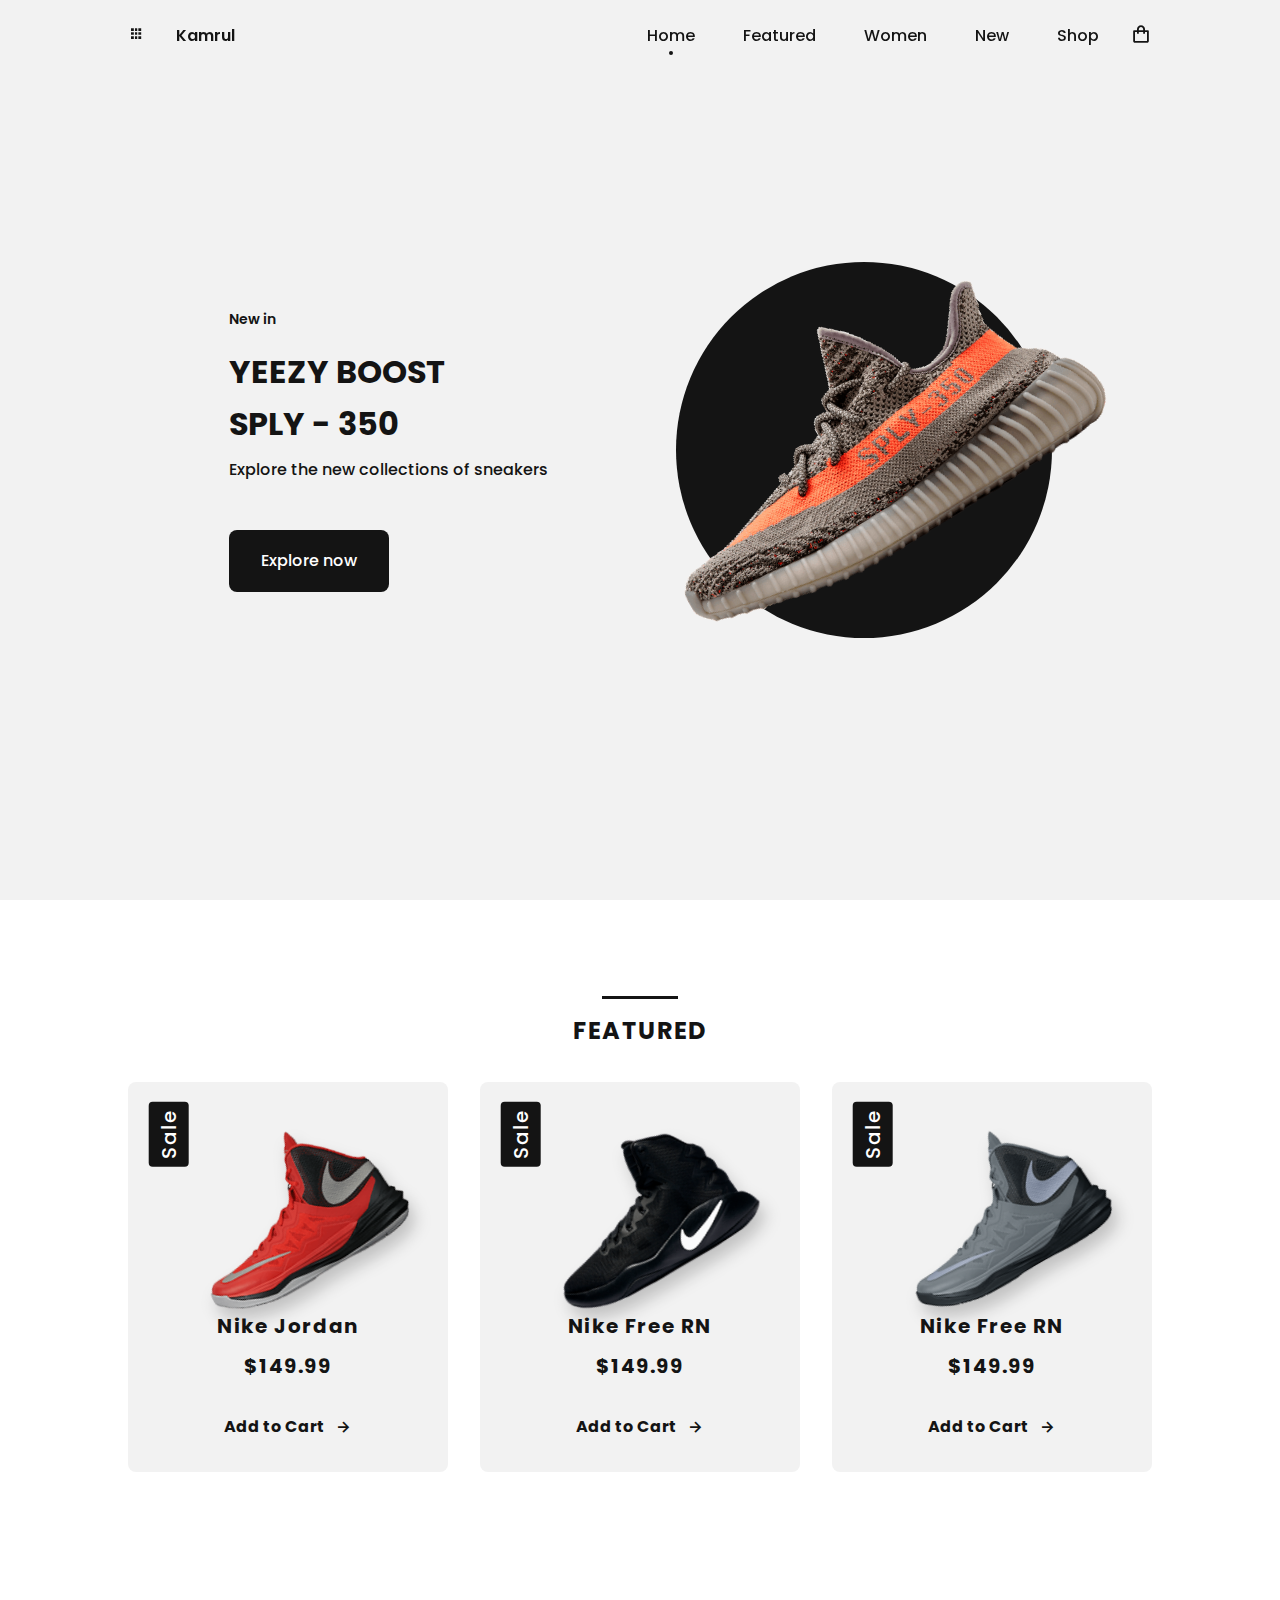
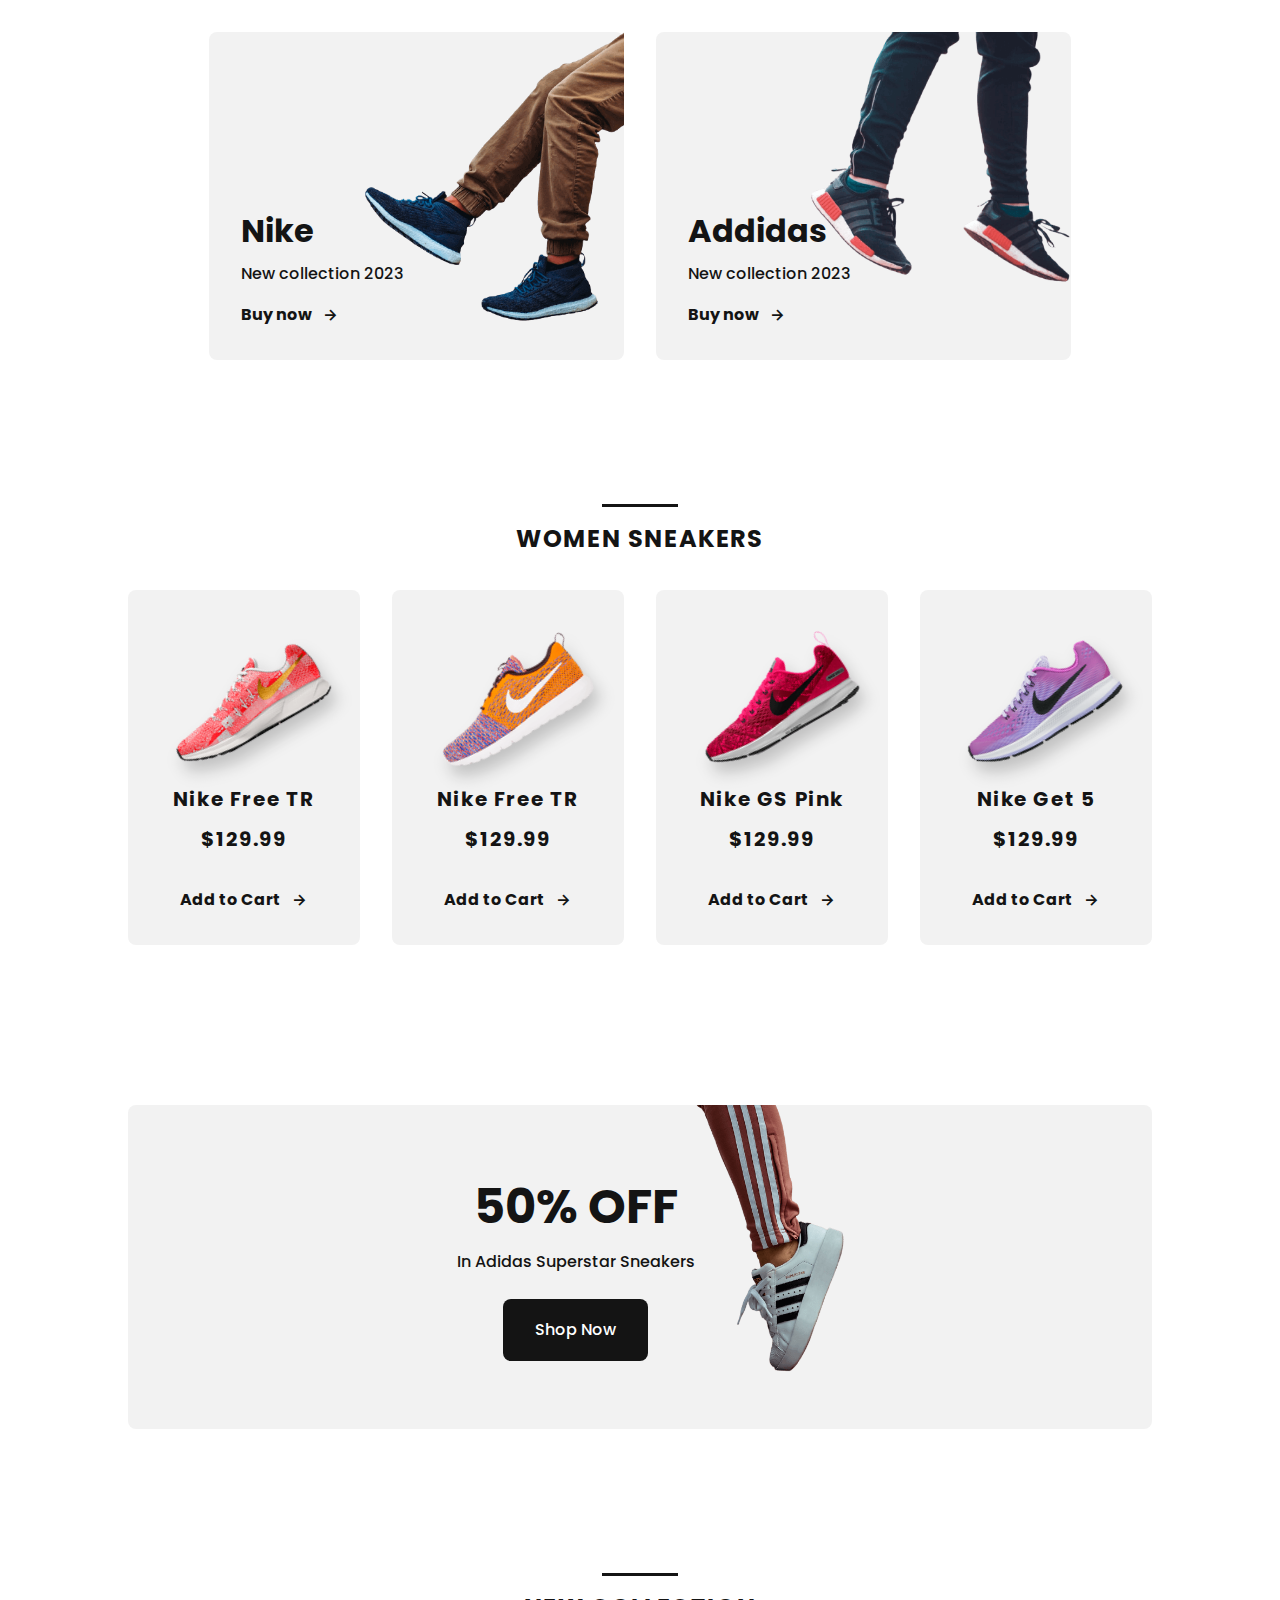
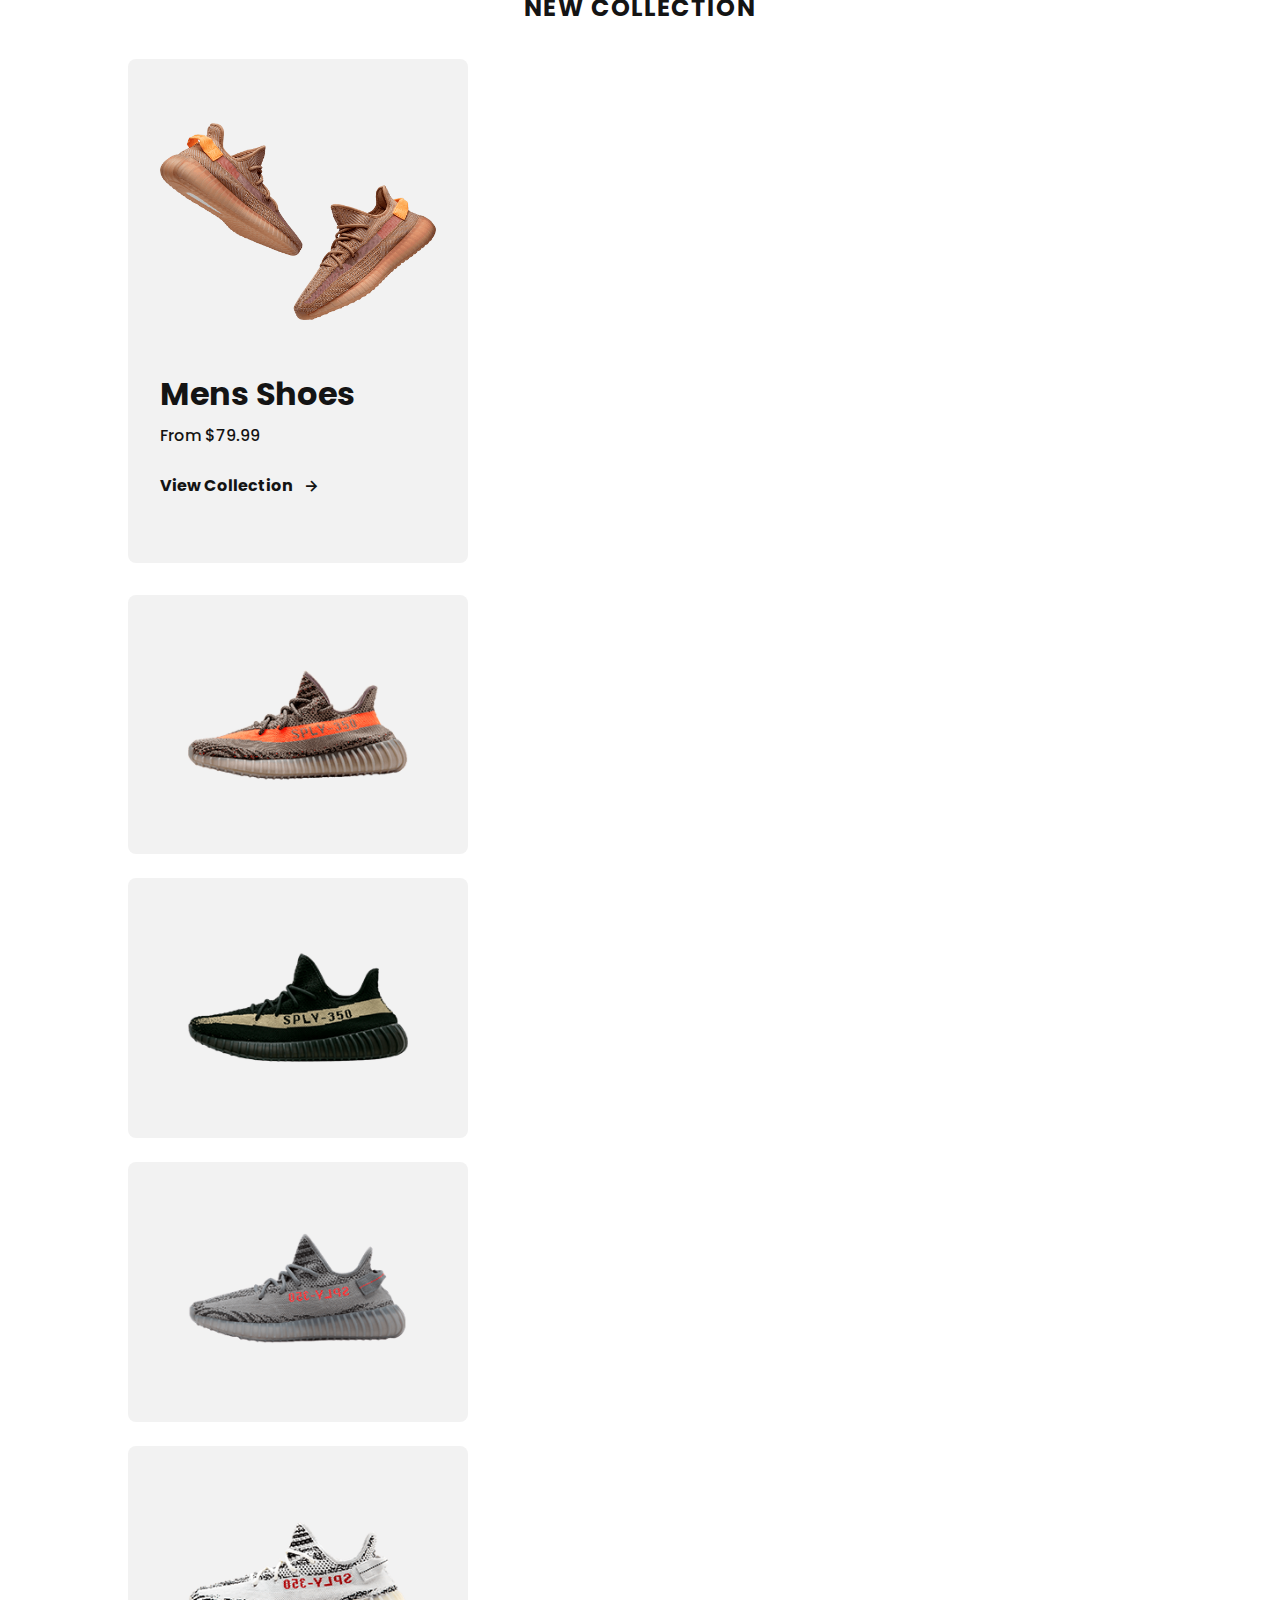
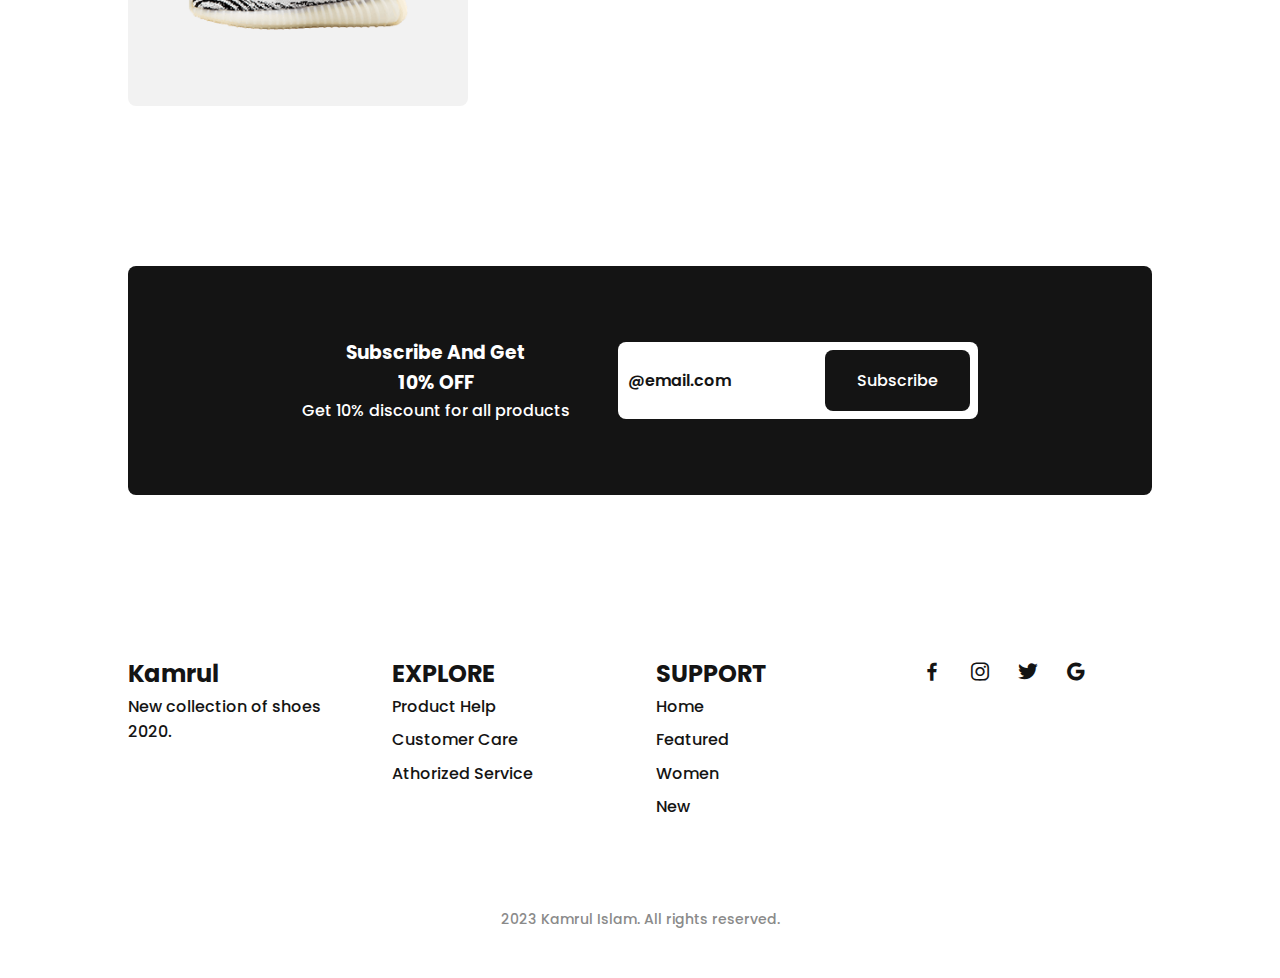
<file: index.html>
<!DOCTYPE html>
<html lang="en">
    <head>
        <meta charset="UTF-8">
        <meta name="viewport" content="width=device-width, initial-scale=1.0">

        <!-- ===== CSS ===== -->
        <link rel="stylesheet" href="assets/css/styles.css">

        <!-- ===== BOX ICONS ===== -->
        <link href='https://unpkg.com/boxicons@2.1.4/css/boxicons.min.css' rel='stylesheet'>

    
        <title> Ecommerce Website </title>
    </head>
    <body>

        <!--===== HEADER =====-->
         <header class="l-header" id="header">
            <nav class="nav bd-grid">
                <div class="nav__toogle" id="nav-toggle">
                    <i class="bx bxs-grid"></i>
                </div>

                <a href="#" class="nav__logo"> Kamrul </a>

                <div class="nav__menu" id="nav-menu">
                    <ul class="nav__list">
                        <li class="nav__item"><a href="#home" class="nav__link active">Home</a></li>
                        <li class="nav__item"><a href="#featured" class="nav__link">Featured</a></li>
                        <li class="nav__item"><a href="#women" class="nav__link">Women</a></li>
                        <li class="nav__item"><a href="#new" class="nav__link">New</a></li>
                        <li class="nav__item"><a href="./shop.html" class="nav__link">Shop</a></li>
                    </ul>
                </div>

                <div class="nav__shop">
                    <i class="bx bx-shopping-bag"></i>
                </div>
            </nav>
         </header>

        <main class="l-main">
            <!--===== HOME =====-->
            <section class="home" id="home">
                <div class="home__container bd-grid">
                    <div class="home__sneaker">
                        <div class="home__shape"></div>
                            <img src="assets/img/imghome.png" alt="" class="home__img">
                    </div>
                        
                        <div class="home__data">
                            <span class="home__new">New in</span>
                            <h1 class="home__title">YEEZY BOOST <br> SPLY - 350</h1>
                            <p class="home__description">Explore the new collections of sneakers</p>
                            <a href="#" class="button">Explore now</a>
                        </div>

                    </div>
                </div>
            </section>

            <!--===== FEATURED =====-->
            <section class="featured section" id="featured">
                <h2 class="section-title">FEATURED</h2>

                <div class="featured__container bd-grid">

                    <article class="sneaker">
                        <div class="sneaker__sale">Sale</div>
                        <img src="assets/img/featured1.png" alt="" class="sneaker__img">
                        <span class="sneaker__name">Nike Jordan</span>
                        <span class="sneaker__preci">$149.99</span>
                        <a href="" class="button-light">Add to Cart <i class="bx bx-right-arrow-alt button-icon"></i></a>
                    </article>

                    <article class="sneaker">
                        <div class="sneaker__sale">Sale</div>
                        <img src="assets/img/featured2.png" alt="" class="sneaker__img">
                        <span class="sneaker__name">Nike Free RN</span>
                        <span class="sneaker__preci">$149.99</span>
                        <a href="" class="button-light">Add to Cart <i class="bx bx-right-arrow-alt button-icon"></i></a>
                    </article>

                    <article class="sneaker">
                        <div class="sneaker__sale">Sale</div>
                        <img src="assets/img/featured3.png" alt="" class="sneaker__img">
                        <span class="sneaker__name">Nike Free RN</span>
                        <span class="sneaker__preci">$149.99</span>
                        <a href="" class="button-light">Add to Cart <i class="bx bx-right-arrow-alt button-icon"></i></a>
                    </article>

                </div>
            </section>

            <!--===== COLLECTION =====-->
            <section class="collection section">
                <div class="collection__container bd-grid">
                    
                    <div class="collection__card">
                        <div class="collection__data">
                            <h3 class="collection__name">Nike</h3>
                            <p class="collection__description">New collection 2023</p>
                            <a href="#" class="button-light">Buy now <i class="bx bx-right-arrow-alt button-icon"></i></a>
                        </div>

                        <img src="assets/img/collection1.png" alt="" class="collection__img">
                    </div>

                    <div class="collection__card">
                        <div class="collection__data">
                            <h3 class="collection__name">Addidas</h3>
                            <p class="collection__description">New collection 2023</p>
                            <a href="#" class="button-light">Buy now <i class="bx bx-right-arrow-alt button-icon"></i></a>
                        </div>

                        <img src="assets/img/collection2.png" alt="" class="collection__img">
                    </div>

                </div>
            </section>

            <!--===== WOMEN SNEAKERS =====-->
            <section class="women section" id="women">
                <h2 class="section-title">WOMEN SNEAKERS</h2>

                <div class="women__container bd-grid">

                    <article class="sneaker">
                        <img src="assets/img/women1.png" alt="" class="sneaker__img">
                        <span class="sneaker__name">Nike Free TR</span>
                        <span class="sneaker__preci">$129.99</span>
                        <a href="" class="button-light">Add to Cart <i class="bx bx-right-arrow-alt button-icon"></i></a>
                    </article>

                    <article class="sneaker">
                        <img src="assets/img/women2.png" alt="" class="sneaker__img">
                        <span class="sneaker__name">Nike Free TR</span>
                        <span class="sneaker__preci">$129.99</span>
                        <a href="" class="button-light">Add to Cart <i class="bx bx-right-arrow-alt button-icon"></i></a>
                    </article>

                    <article class="sneaker">
                        <img src="assets/img/women3.png" alt="" class="sneaker__img">
                        <span class="sneaker__name">Nike GS Pink</span>
                        <span class="sneaker__preci">$129.99</span>
                        <a href="" class="button-light">Add to Cart <i class="bx bx-right-arrow-alt button-icon"></i></a>
                    </article>

                    <article class="sneaker">
                        <img src="assets/img/women4.png" alt="" class="sneaker__img">
                        <span class="sneaker__name">Nike Get 5</span>
                        <span class="sneaker__preci">$129.99</span>
                        <a href="" class="button-light">Add to Cart <i class="bx bx-right-arrow-alt button-icon"></i></a>
                    </article>

                </div>
            </section>

            <!--===== OFFER =====-->
            <section class="offer section">
                <div class="offer__container bd-grid">
                    <div class="offer__data">
                        <h3 class="offer__title">50% OFF</h3>
                        <p class="offer__description">In Adidas Superstar Sneakers</p>
                        <a href="#" class="button">Shop Now</a>
                    </div>

                    <img src="assets/img/offert.png" alt="" class="offer__img">
                </div>
            </section>

            <!--===== NEW COLLECTION =====-->
            <section class="new section" id="new">
                <h2 class="section-title">NEW COLLECTION</h2>

                <div class="new__container bd-grid">
                    <div class="new__mens">
                        <img src="assets/img/new1.png" alt="" class="new__mens-img">
                        <h3 class="new__title">Mens Shoes</h3>
                        <span class="new__preci">From $79.99</span>
                        <a href="#" class="button-light">View Collection <i class="bx bx-right-arrow-alt button-icon"></i></a>
                    </div>

                    <div class="new__sneaker">

                        <div class="new__sneaker-card">
                            <img src="assets/img/new2.png" alt="" class="new__sneaker-img">
                            <div class="new__sneaker-overlay">
                                <a href="#" class="button">Add to Cart</a>
                            </div>
                        </div>

                        <div class="new__sneaker-card">
                            <img src="assets/img/new3.png" alt="" class="new__sneaker-img">
                            <div class="new__sneaker-overlay">
                                <a href="#" class="button">Add to Cart</a>
                            </div>
                        </div>

                        <div class="new__sneaker-card">
                            <img src="assets/img/new4.png" alt="" class="new__sneaker-img">
                            <div class="new__sneaker-overlay">
                                <a href="#" class="button">Add to Cart</a>
                            </div>
                        </div>

                        <div class="new__sneaker-card">
                            <img src="assets/img/new5.png" alt="" class="new__sneaker-img">
                            <div class="new__sneaker-overlay">
                                <a href="#" class="button">Add to Cart</a>
                            </div>
                        </div>

                    </div>
                </div>
            </section>

            <!--===== NEWSLETTER =====-->
            <section class="newsletter section">
                <div class="newsletter__container bd-grid">
                    <div>
                        <h3 class="newsletter__title">Subscribe And Get <br>10% OFF</h3>
                        <p class="newsletter__description">Get 10% discount for all products</p>
                    </div>

                    <form action="" class="newsletter__subscribe">
                        <input type="text" placeholder="@email.com" class="newsletter__input">
                        <a href="#" class="button">Subscribe</a>
                    </form>
                </div>
            </section>
        </main>

        <!--===== FOOTER =====-->
        <footer class="footer section">
            <div class="footer__container bd-grid">
                <div class="footer__box">
                    <h3 class="footer__title">Kamrul</h3>
                    <p class="footer__description">New collection of shoes 2020.</p>
                </div>

                <div class="footer__box">
                    <h3 class="footer__title">EXPLORE</h3>
                    <ul>
                        <li><a href="#" class="footer__link">Product Help</a></li>
                        <li><a href="#" class="footer__link">Customer Care</a></li>
                        <li><a href="#" class="footer__link">Athorized Service</a></li>
                    </ul>
                </div>

                <div class="footer__box">
                    <h3 class="footer__title">SUPPORT</h3>
                    <ul>
                        <li><a href="#home" class="footer__link">Home</a></li>
                        <li><a href="#featured" class="footer__link">Featured</a></li>
                        <li><a href="#women" class="footer__link">Women</a></li>
                        <li><a href="#new" class="footer__link">New</a></li> 
                    </ul>
                </div>

                 <div class="footer__box">
                    <a href="#" class="footer__social"><i class="bx bxl-facebook"></i></a>
                    <a href="#" class="footer__social"><i class="bx bxl-instagram"></i></a>
                    <a href="#" class="footer__social"><i class="bx bxl-twitter"></i></a>
                    <a href="#" class="footer__social"><i class="bx bxl-google"></i></a>
                </div>

            </div>
            <p class="footer__copy">2023 Kamrul Islam. All rights reserved.</p>
        </footer>

        <!--===== MAIN JS =====-->
        <script src="assets/js/main.js"></script>
        
    </body>
</html>
</file>
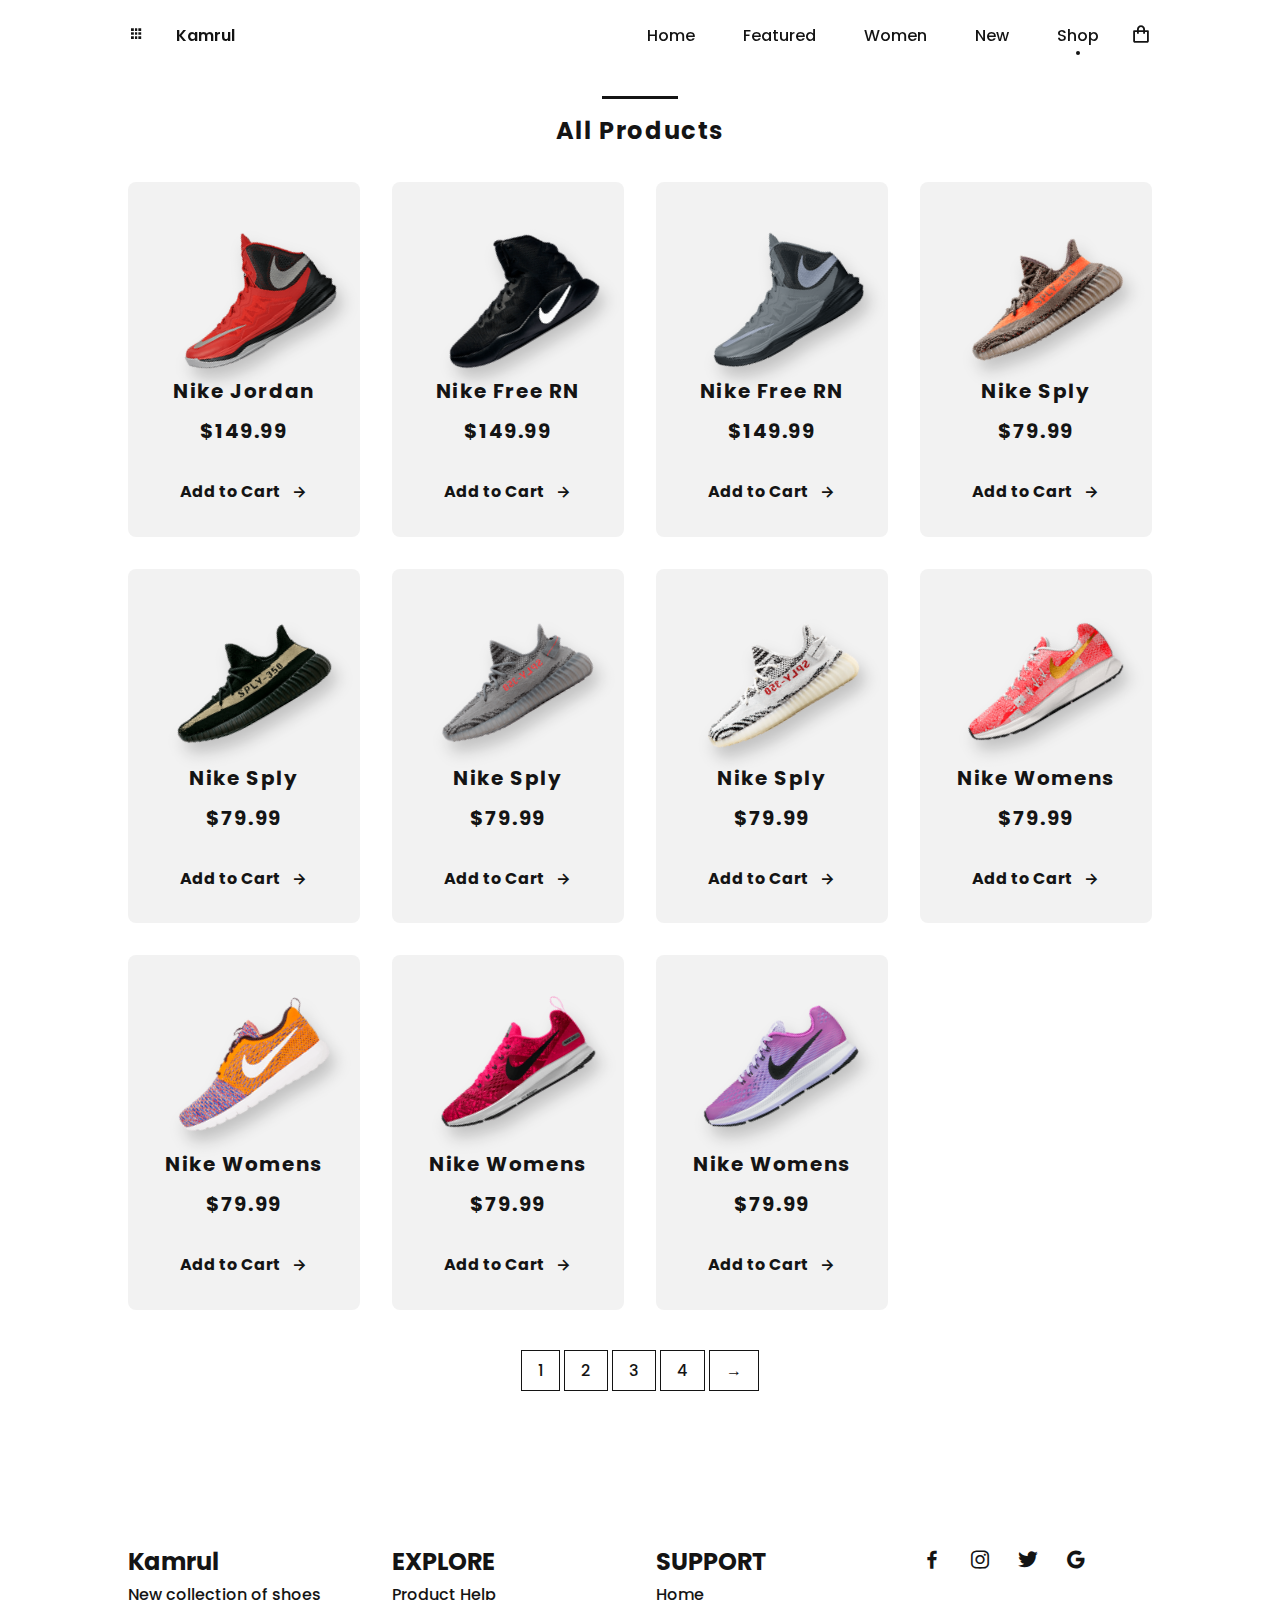
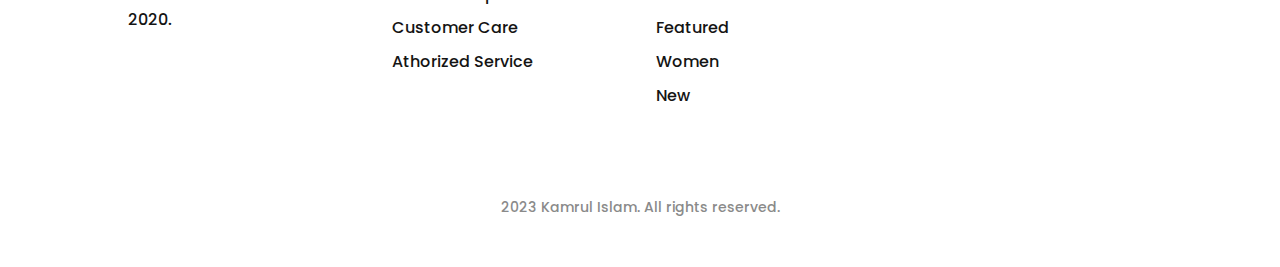
<file: shop.html>
<!DOCTYPE html>
<html lang="en">
    <head>
        <meta charset="UTF-8">
        <meta name="viewport" content="width=device-width, initial-scale=1.0">

        <!-- ===== CSS ===== -->
        <link rel="stylesheet" href="assets/css/styles.css">

        <!-- ===== BOX ICONS ===== -->
        <link href='https://unpkg.com/boxicons@2.1.4/css/boxicons.min.css' rel='stylesheet'>

        <title>Responsive Ecommerce Website Sneakers</title>
    </head>
    <body>

        <!--===== HEADER =====-->
        <header class="l-header" id="header">
            <nav class="nav bd-grid">
                <div class="nav__toogle" id="nav-toggle">
                    <i class="bx bxs-grid"></i>
                </div>

                <a href="#" class="nav__logo"> Kamrul </a>

                <div class="nav__menu" id="nav-menu">
                    <ul class="nav__list">
                        <li class="nav__item"><a href="./index.html" class="nav__link ">Home</a></li>
                        <li class="nav__item"><a href="./index.html#featured" class="nav__link">Featured</a></li>
                        <li class="nav__item"><a href="./index.html#women" class="nav__link">Women</a></li>
                        <li class="nav__item"><a href="./index.html#new" class="nav__link">New</a></li>
                        <li class="nav__item"><a href="#shop" class="nav__link active">Shop</a></li>
                    </ul>
                </div>

                <div class="nav__shop">
                    <i class="bx bx-shopping-bag"></i>
                </div>
            </nav>
         </header>

        <main class="l-main">
        <!--==== ALL PRODUCT ====-->
           <section class="featured section" id="shop">
                <h2 class="section-title">All Products </h2>

                <div class="featured__container bd-grid">

                    <article class="sneaker">
                        <img src="assets/img/featured1.png" alt="" class="sneaker__img">
                        <span class="sneaker__name">Nike Jordan</span>
                        <span class="sneaker__preci">$149.99</span>
                        <a href="" class="button-light">Add to Cart <i class="bx bx-right-arrow-alt button-icon"></i></a>
                    </article>

                    <article class="sneaker">
                        <img src="assets/img/featured2.png" alt="" class="sneaker__img">
                        <span class="sneaker__name">Nike Free RN</span>
                        <span class="sneaker__preci">$149.99</span>
                        <a href="" class="button-light">Add to Cart <i class="bx bx-right-arrow-alt button-icon"></i></a>
                    </article>

                    <article class="sneaker">
                        <img src="assets/img/featured3.png" alt="" class="sneaker__img">
                        <span class="sneaker__name">Nike Free RN</span>
                        <span class="sneaker__preci">$149.99</span>
                        <a href="" class="button-light">Add to Cart <i class="bx bx-right-arrow-alt button-icon"></i></a>
                    </article>

                    
                    <article class="sneaker">
                        <img src="assets/img/new2.png" alt="" class="sneaker__img">
                        <span class="sneaker__name">Nike Sply</span>
                        <span class="sneaker__preci">$79.99</span>
                        <a href="" class="button-light">Add to Cart <i class="bx bx-right-arrow-alt button-icon"></i></a>
                    </article>

                    <article class="sneaker">
                        <img src="assets/img/new3.png" alt="" class="sneaker__img">
                        <span class="sneaker__name">Nike Sply</span>
                        <span class="sneaker__preci">$79.99</span>
                        <a href="" class="button-light">Add to Cart <i class="bx bx-right-arrow-alt button-icon"></i></a>
                    </article>

                    <article class="sneaker">
                        <img src="assets/img/new4.png" alt="" class="sneaker__img">
                        <span class="sneaker__name">Nike Sply</span>
                        <span class="sneaker__preci">$79.99</span>
                        <a href="" class="button-light">Add to Cart <i class="bx bx-right-arrow-alt button-icon"></i></a>
                    </article>

                    <article class="sneaker">
                        <img src="assets/img/new5.png" alt="" class="sneaker__img">
                        <span class="sneaker__name">Nike Sply</span>
                        <span class="sneaker__preci">$79.99</span>
                        <a href="" class="button-light">Add to Cart <i class="bx bx-right-arrow-alt button-icon"></i></a>
                    </article>

                    <article class="sneaker">
                        <img src="assets/img/women1.png" alt="" class="sneaker__img">
                        <span class="sneaker__name">Nike Womens</span>
                        <span class="sneaker__preci">$79.99</span>
                        <a href="" class="button-light">Add to Cart <i class="bx bx-right-arrow-alt button-icon"></i></a>
                    </article>

                    <article class="sneaker">
                        <img src="assets/img/women2.png" alt="" class="sneaker__img">
                        <span class="sneaker__name">Nike Womens</span>
                        <span class="sneaker__preci">$79.99</span>
                        <a href="" class="button-light">Add to Cart <i class="bx bx-right-arrow-alt button-icon"></i></a>
                    </article>

                    <article class="sneaker">
                        <img src="assets/img/women3.png" alt="" class="sneaker__img">
                        <span class="sneaker__name">Nike Womens</span>
                        <span class="sneaker__preci">$79.99</span>
                        <a href="" class="button-light">Add to Cart <i class="bx bx-right-arrow-alt button-icon"></i></a>
                    </article>

                    <article class="sneaker">
                        <img src="assets/img/women4.png" alt="" class="sneaker__img">
                        <span class="sneaker__name">Nike Womens</span>
                        <span class="sneaker__preci">$79.99</span>
                        <a href="" class="button-light">Add to Cart <i class="bx bx-right-arrow-alt button-icon"></i></a>
                    </article>
                </div>

                <div class="sneaker__pages bg-gr">
                    <div>
                        <span class="sneaker__pag">1</span>
                        <span class="sneaker__pag">2</span>
                        <span class="sneaker__pag">3</span>
                        <span class="sneaker__pag">4</span>
                        <span class="sneaker__pag">&#8594</span>
                    </div>
                </div>
            </section>
        </main>

        <!--===== FOOTER =====-->
          <footer class="footer section">
            <div class="footer__container bd-grid">
                <div class="footer__box">
                    <h3 class="footer__title">Kamrul</h3>
                    <p class="footer__description">New collection of shoes 2020.</p>
                </div>

                <div class="footer__box">
                    <h3 class="footer__title">EXPLORE</h3>
                    <ul>
                        <li><a href="#" class="footer__link">Product Help</a></li>
                        <li><a href="#" class="footer__link">Customer Care</a></li>
                        <li><a href="#" class="footer__link">Athorized Service</a></li>
                    </ul>
                </div>

                <div class="footer__box">
                    <h3 class="footer__title">SUPPORT</h3>
                    <ul>
                        <li><a href="#home" class="footer__link">Home</a></li>
                        <li><a href="#featured" class="footer__link">Featured</a></li>
                        <li><a href="#women" class="footer__link">Women</a></li>
                        <li><a href="#new" class="footer__link">New</a></li> 
                    </ul>
                </div>

                 <div class="footer__box">
                    <a href="#" class="footer__social"><i class="bx bxl-facebook"></i></a>
                    <a href="#" class="footer__social"><i class="bx bxl-instagram"></i></a>
                    <a href="#" class="footer__social"><i class="bx bxl-twitter"></i></a>
                    <a href="#" class="footer__social"><i class="bx bxl-google"></i></a>
                </div>

            </div>
            <p class="footer__copy">2023 Kamrul Islam. All rights reserved.</p>
        </footer>

        <!--===== MAIN JS =====-->
         <script src="assets/js/main.js"></script>
    </body>
</html>
</file>
<file: assets/css/styles.css>
/*===== GOOGLE FONTS =====*/
@import url("https://fonts.googleapis.com/css2?family=Poppins:wght@400;500;600;700&display=swap");

/*===== VARIABLES CSS =====*/
:root{  

  --header-height: 3rem;

  /*===== Font weight =====*/
  
  --font-medium: 500;
  --font-semi-bold: 600;
  --font-bold: 700;


  /*===== Colores =====*/
  --dark-color: #141414;
  --dark-color-light: #8A8A8A;
  --dark-color-lighten: #F2F2F2;
  --white-color: #FFF;

  /*===== Font and typography =====*/
  --body-font: 'Poppins', sens-serif;
  --big-font-size: 1.25rem;
  --bigger-font-size: 1.5rem;
  --biggest-font-size: 2rem;
  --h2-font-size: 1.25rem;
  --normal-font-size: .938rem;
  --smaller-font-size: .813rem;


  /*===== Margenes =====*/
  --mb-1: .5rem;
  --mb-2: 1rem;
  --mb-3: 1.5rem;
  --mb-4: 2rem;
  --mb-5: 2.5rem;
  --mb-6: 3rem;


  /*===== z index =====*/
  --z-fixed: 100;
  
  /*===== Rotate img =====*/
  --rotate-img: rotate(-30deg);
  
}

@media screen and (min-width: 768px){
  :root{
    --big-font-size: 1.5rem;
    --bigger-font-size: 2rem;
    --biggest-font-size: 3rem;
    --normal-font-size: 1rem;
    --smaller-font-size: .875rem;
  }
}

/*===== BASE =====*/
*,::before,::after{
  box-sizing: border-box;
}

html{
  scroll-behavior: smooth;
}

body{
  margin: var(--header-height) 0 0 0;
  font-family: var(--body-font);
  font-size:  var(--normal-font-size);
  font-weight:  var(--font-medium);
  color: var(--dark-color);
  line-height:  1.6;
}

h1,h2,h3,p,ul{
  margin: 0;
}

ul{
  padding: 0;
  list-style: none;
}

a{
  text-decoration: none;
  color: var(--dark-color);
}

img{
  max-width: 100%;
  height: auto;
  display: block;
}


/*===== CLASS CSS ===== */
.section{
  padding: 5rem 0 2rem;
}

.section-title{
  position: relative;
  font-size: var(--big-font-size);
  margin-bottom: var(--mb-4);
  text-align: center;
  letter-spacing: .1rem;
}


.section-title::after{
  content: '';
  position: absolute;
  width: 56px;
  height: .18rem;
  top: -1rem;
  left: 0;
  right: 0;
  margin: auto;
  background-color: var(--dark-color);
}

/*===== LAYOUT =====*/
.bd-grid{
  max-width: 1024px;
  display: grid;
  grid-template-columns: 100%;
  column-gap: 2rem;
  width: calc(100% - 2rem);
  margin-left: var(--mb-2);
  margin-left: var(--mb-2);
}

.l-header{
  width: 100%;
  position: fixed;
  top: 0;
  left: 0;
  z-index: var(--z-fixed);
  background-color: (--dark-color-lighten);
}


/*===== NAV =====*/
.nav{
  height: var(--header-height);
  display: flex;
  justify-content: space-between;
  align-items: center;
}

@media screen and (max-width: 768px){
  .nav__menu{
    position: fixed;
    top: var(--header-height);
    left: -100%;
    width: 70%;
    height: 100vh;
    padding: 2rem;
    background-color: var(--white-color);
    transition: .5s;
  }
}

.nav__item{
  margin-bottom: var(--mb-4);
}

.nav__logo{
  font-weight: var(--font-semi-bold);
}

.nav__toggle, .nav__shop{
  font-size: 1.3rem;
  cursor: pointer;
}

/*Show menu*/
.show{
  left: 0;
}

/*Active link*/
.active{
  position: relative;
}

.active::before{
  content: '';
  position: absolute;
  bottom: -.5rem;
  left: 45%;
  width: 4px;
  height: 4px;
  background-color: var(--dark-color);
  border-radius: 50%;
}

/*Change color header*/
.scroll-header{
  background-color: var(--white-color);
  box-shadow: 0 2px 4px rgba(0,0,0,.1);
}


/*===== HOME =====*/
.home{
  background-color: var(--dark-color-lighten);
  overflow: hidden;
}

.home__container{
  height: calc(100vh - var(--header-height));
}

.home__sneaker{
  position: relative;
  display: flex;
  justify-content: center;
  align-self: center;
}

.home__shape{
  width: 220px;
  height: 220px;
  background-color: var(--dark-color);
  border-radius: 50%;
}

.home__img{
  position: absolute;
  top: 1.5rem;
  max-width: initial;
  width: 275px;
  transform: var(--rotate-img);
}

.home__new{
  display: block;
  font-size: var(--smaller-font-size);
  font-weight: var(--font-semi-bold);
  margin-bottom: var(--mb-2);
}

.home__title{
  font-size: var(--bigger-font-size);
  margin-bottom: var(--mb-1);
}

.home__description{
  margin-bottom: var(--mb-6);
}


/*BUTTONS*/
.button{
  display: inline-block;
  background-color: var(--dark-color);
  color: var(--white-color);
  padding: 1.125rem 2rem;
  font-weight: var(--font-medium);
  border-radius: .5rem;
  transition: .3s;
}

.button:hover {
  transform: translate(-.25rem);
} 

.button-light{
  display: inline-flex;
  color: var(--dark-color);
  font-weight: var(--font-bold);
  align-items: center;
}

.button-icon{
  font-size: 1.25rem;
  margin-left: var(--mb-1);
  transition: .3s;
}

.button-light:hover .button-icon{
  transform: translateY(.25rem);
}

/*===== FEATURED =====*/
.featured__container {
  row-gap: 2rem;
  grid-template-columns: repeat(auto-fit, minmax(220px, 1fr));
}

.sneaker{
  position: relative;
  display: flex;
  flex-direction: column;
  align-items: center;
  padding: 2rem;
  background-color: var(--dark-color-lighten);
  border-radius: .5rem;
  transition: .3s;
}

.sneaker__sale{
  position: absolute;
  left: .5rem;
  background-color: var(--dark-color);
  color: var(--white-color);
  padding: .25rem .5rem;
  border-radius: .25rem;
  font-size: var(--h2-font-size);
  transform: rotate(-90deg);
  letter-spacing: .1rem;
}

.sneaker__img {
  width: 220px;
  margin-top: var(--mb-3);
  margin-bottom: var(--mb-3);
  transform: var(--rotate-img);
  filter: drop-shadow(0 12px 8px rgba(0, 0, 0, .2))
}

.sneaker__name, .sneaker__preci{
  font-size: var(--h2-font-size);
  letter-spacing: .1rem;
  font-weight: var(--font-bold);
}

.sneaker__name{
  margin-bottom: var(--mb-1);
}

.sneaker__preci{
  margin-bottom: var(--mb-4);
}

.sneaker:hover{
  transform: translateY(-.5rem);
}

.sneaker__pages{
  margin-top: var(--mb-6);
  text-align: center;
}

.sneaker__pag{
  padding: .5rem 1rem;
  border: 1px solid var(--dark-color);
}

.sneaker__pag:hover{
  background-color: var(--dark-color);
  color: var(--white-color);
}


/*===== COLLECTION =====*/
.collection__container{
  row-gap: 2rem;
  justify-content: center;
}

.collection__card{
  position: relative;
  display: flex;
  height: 328px;
  background-color: var(--dark-color-lighten);
  padding: 2rem;
  border-radius: .5rem;
  transition: .3s;
}

.collection__data{
  align-self: flex-end;
}

.collection__img{
  position: absolute;
  top: 0;
  right: 0;
  width: 230px;
}

.collection__name{
  font-size: var(--bigger-font-size);
  margin-bottom: .25rem; 
}

.collection__description{
  margin-bottom: var(--mb-2);
}

.collection__card:hover{
  transform: translateY(-.5rem);
}


/*===== WOMEN SNEAKERS =====*/
.women__container{
  row-gap: 2rem;
  grid-template-columns: repeat(auto-fit, minmax(220px, 1fr));
}

/*===== OFFER =====*/
.offer__container{
  grid-template-columns: 55% 45%;
  column-gap: 0;
  background-color: var(--dark-color-lighten);
  border-radius: .5rem;
  justify-content: center;
}


.offer__data{
  padding: 4rem 0 4rem 1.5rem;
  margin-bottom: .25rem;
}

.offer__title{
  font-size: var(--biggest-font-size);
  margin-bottom: .25rem;
}

.offer__description{
  margin-bottom: var(--mb-3);
}

.offer__img{
  width: 153px;
}


/*===== NEW COLLECTION  =====*/
.new__container{
  row-gap: 2rem;
}

.new__mens{
  display: flex;
  flex-direction: column;
  justify-content: center;
  background-color: var(--dark-color-lighten);
  border-radius: .5rem;
  padding: 2rem;
}

.new__mens-img{
  width: 276px;
  margin-bottom: var(--mb-3);
}

.new__title{
  font-size: var(--bigger-font-size);
  margin-bottom: .25rem;
}

.new__preci{
  display: block;
  margin-bottom: var(--mb-3);
}

.new__sneaker{
  display: grid;
  gap: 1.5rem;
  grid-template-columns: repeat(auto-fit, minmax(220px, 1fr));
}

.new__sneaker-card{
  position: relative;
  padding: 3.5rem 1.5rem;
  background-color: var(--dark-color-lighten);
  border-radius: .5rem;
  overflow: hidden;
  display: flex;
  justify-content: center;
}

.new__sneaker-img{
  width: 220px;
}

.new__sneaker-overlay{
  position: absolute;
  left: 0;
  bottom: -100%;
  width: 100%;
  height: 100%;
  display: flex;
  justify-content: center;
  align-items: center;
  background-color: rgba(138, 138, 138,.3);
  transition: .3s;
}

.new__sneaker-card:hover .new__sneaker-overlay{
  bottom: 0;
}

/*===== NEWSLETTER =====*/
.newsletter__container{
  background-color: var(--dark-color);
  color: var(--white-color);
  padding: 2rem .5rem;
  border-radius: .5rem;
  text-align: center;
}

.newsletter__description{
  margin-bottom: var(--mb-5);
}

.newsletter__subscribe{
  display: flex;
  column-gap: .5rem;
  background-color: var(--white-color);
  padding: .5rem;
  border-radius: .5rem; 
}

.newsletter__input{
  outline: none;
  border: none;
  width: 90%;
  font-size: var(--normal-font-size);
}

.newsletter__input::placeholder{
  color: var(--dark-color);
  font-family: var(--body-font);
  font-size: var(--normal-font-size);
  font-weight: var(--font-semi-bold);
}

/*===== FOOTER =====*/
.footer__container{
  grid-template-columns: repeat(auto-fit, minmax(220px, 1fr));
}

.footer__box{
  margin-bottom: var(--mb-4);
}

.footer__title{
  font-size: var(--big-font-size);
}

.footer__link{
  display: block;
  width: max-content;
  margin-bottom: var(--mb-1);
}

.footer__social{
  font-size: 1.5rem;
  margin-right: 1.25rem;
}

.footer__copy{
  padding-top: 3rem;
  font-size: var(--smaller-font-size);
  color: var(--dark-color-light);
  text-align: center;
}

/* ===== MEDIA QUERIES=====*/
@media screen and (min-width: 576px){
   .collection__container{
    grid-template-columns: 415px;
   }

   .collection__img{
    width: 260px;
   }

   .offer__container{
    grid-template-columns: max-content max-content;
   }

   .offer__data{
    text-align: center;
   }

   .new__mens{
    align-items: center;
   }


}



@media screen and (min-width: 768px) {
  body{
    margin: 0;
  }

  .section{
    padding: 7rem 0 3rem;
  }

  .section-title::after{
    width: 76px;
  }

  .nav{
    height: calc(var(--header-height) + 1.5rem);
  }

  .nav__menu{
    margin-left: auto;
  }

  .nav__list{
    display: flex;
  }

  .nav__item{
    margin-left: var(--mb-6);
    margin-bottom: 0;
  }

  .nav__toggle{
    display: none;
  }

  .home__container{
    height: 100vh;
    grid-template-columns: max-content max-content;
    justify-content: center;
    align-items: center;
  }

  .home__sneaker{
    order: 1;
  }

  .home__shape{
    width: 376px;
    height: 376px;
  }

  .home__img{
    width: 470px;
    top: 3.5rem;
    right: 0;
    left: -3rem;
  }

  .newsletter__container{
    grid-template-columns: max-content max-content;
    justify-content: center;
    align-items: center;
    padding: 4.5rem 2rem;
    column-gap: 3rem;
  }

  .newsletter__description{
    margin-bottom: 0;
  }

  .newsletter__subscribe{
    width: 360px;
    height: max-content;
  }
}


@media screen and (min-width: 1024px){
  .bd-grid{
    margin-left: auto;
    margin-right: auto;
  }

  .home__container{
    column-gap: 8rem;
  }

  .collection__container{
    grid-template-columns: repeat(2, 415px);
  }

  .new__container{
    grid-template-columns: max-content;
  }

  .new__mens{
    align-items: initial;
    justify-content: flex-end;
    padding: 4rem 2rem;
  }

  .new__mens-img{
    margin-bottom: var(--mb-6);
  }

}
</file>
